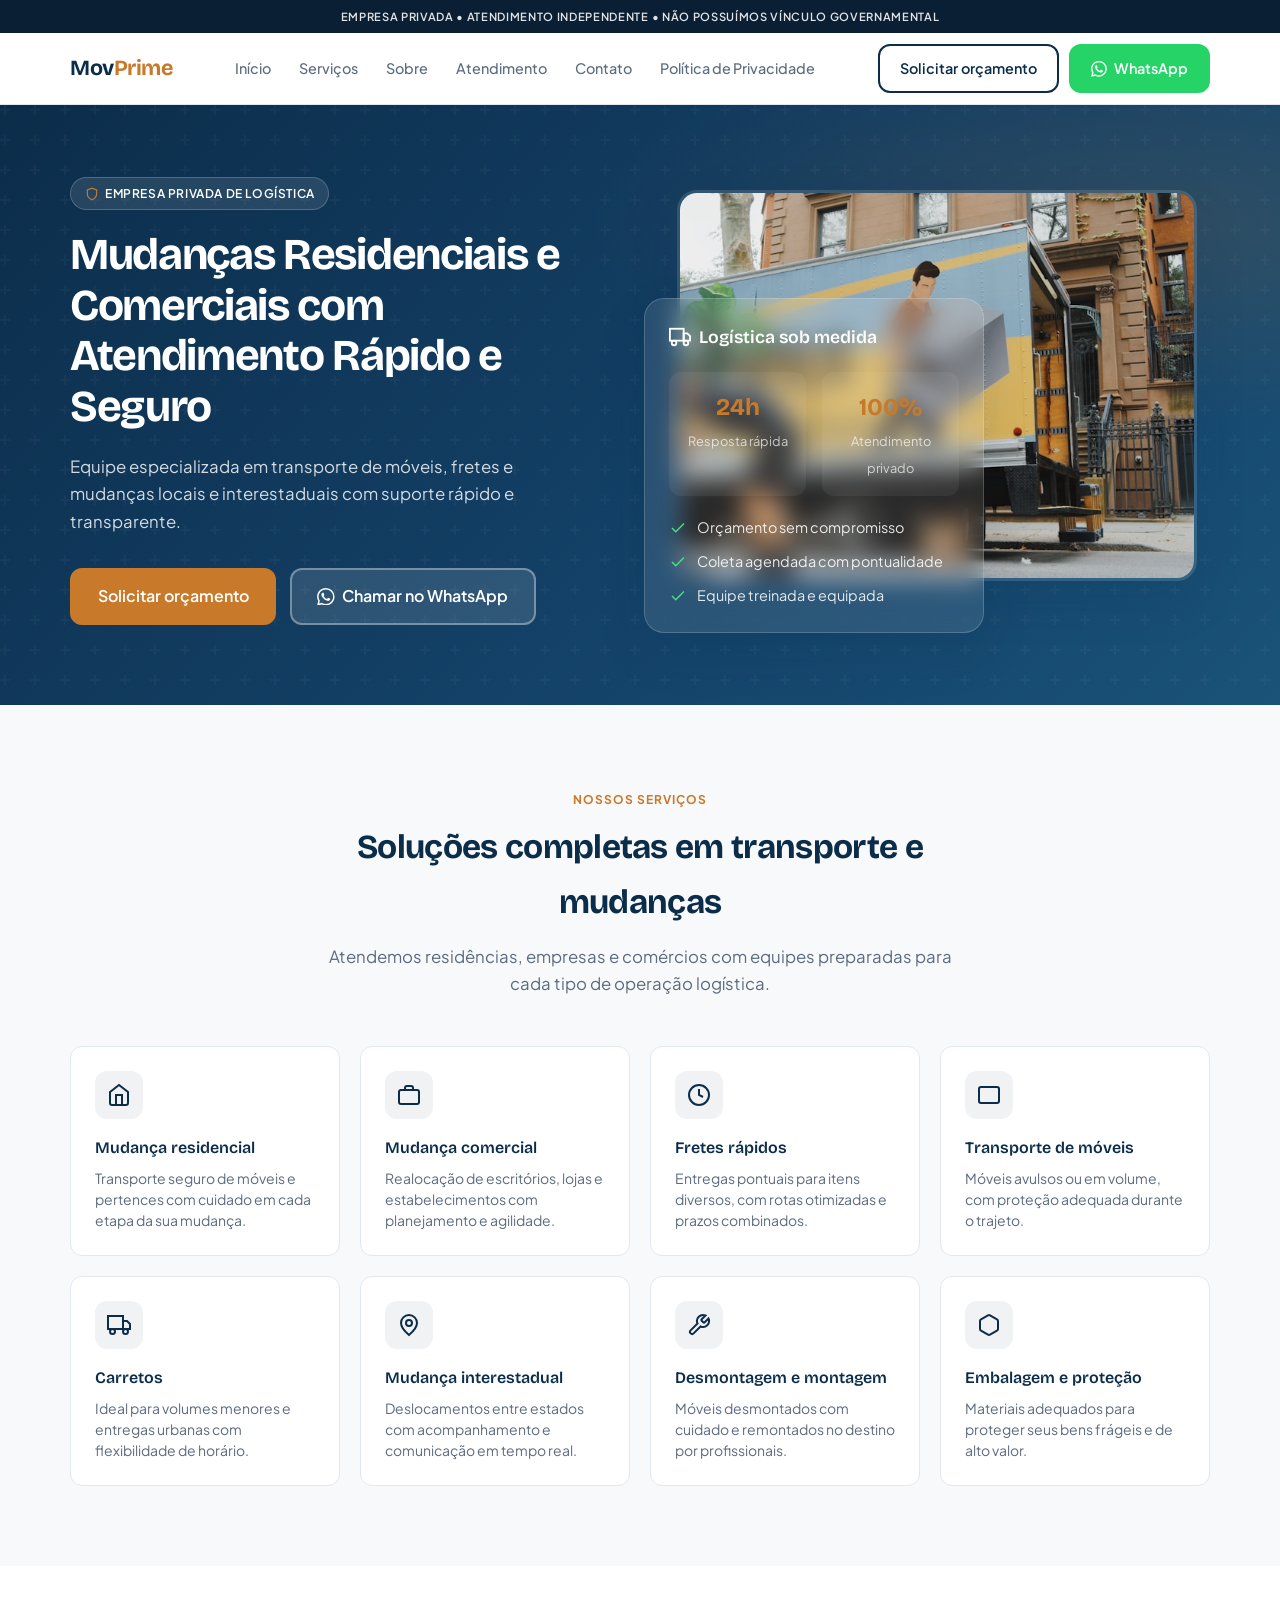
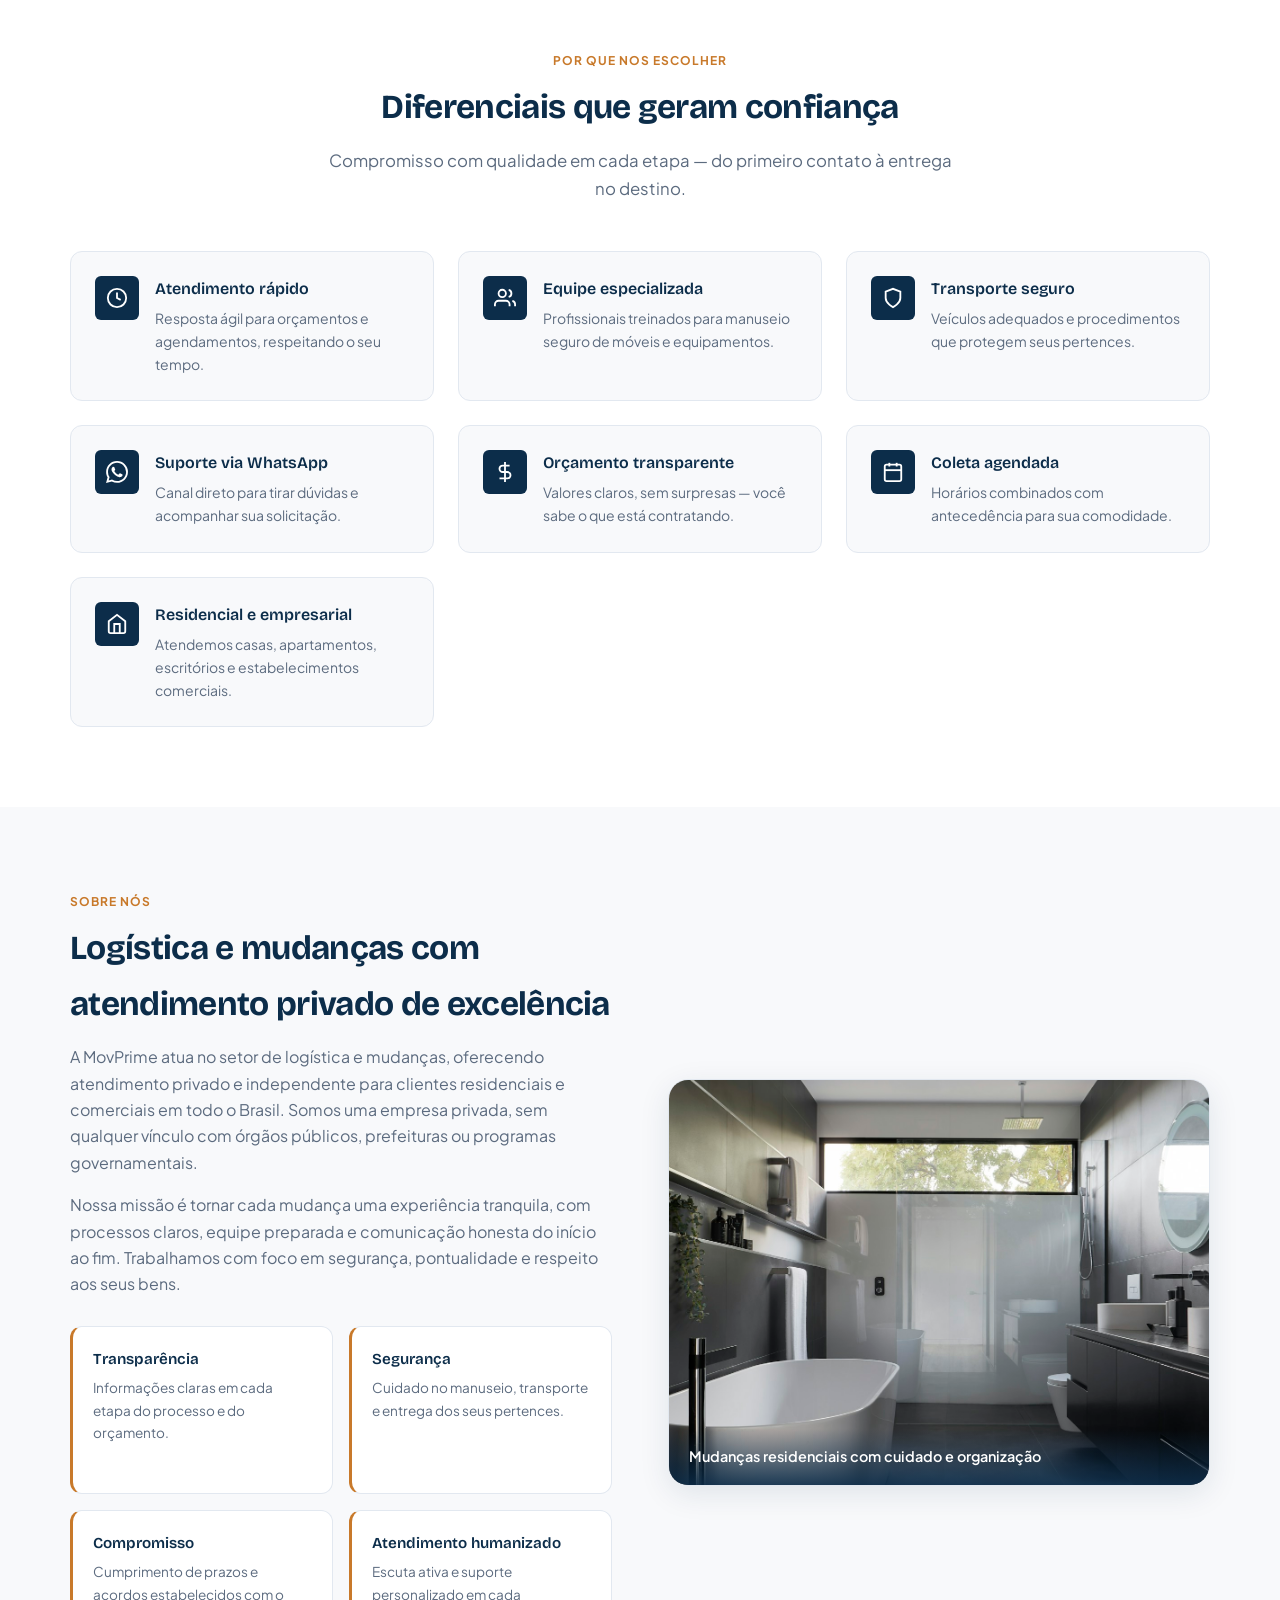
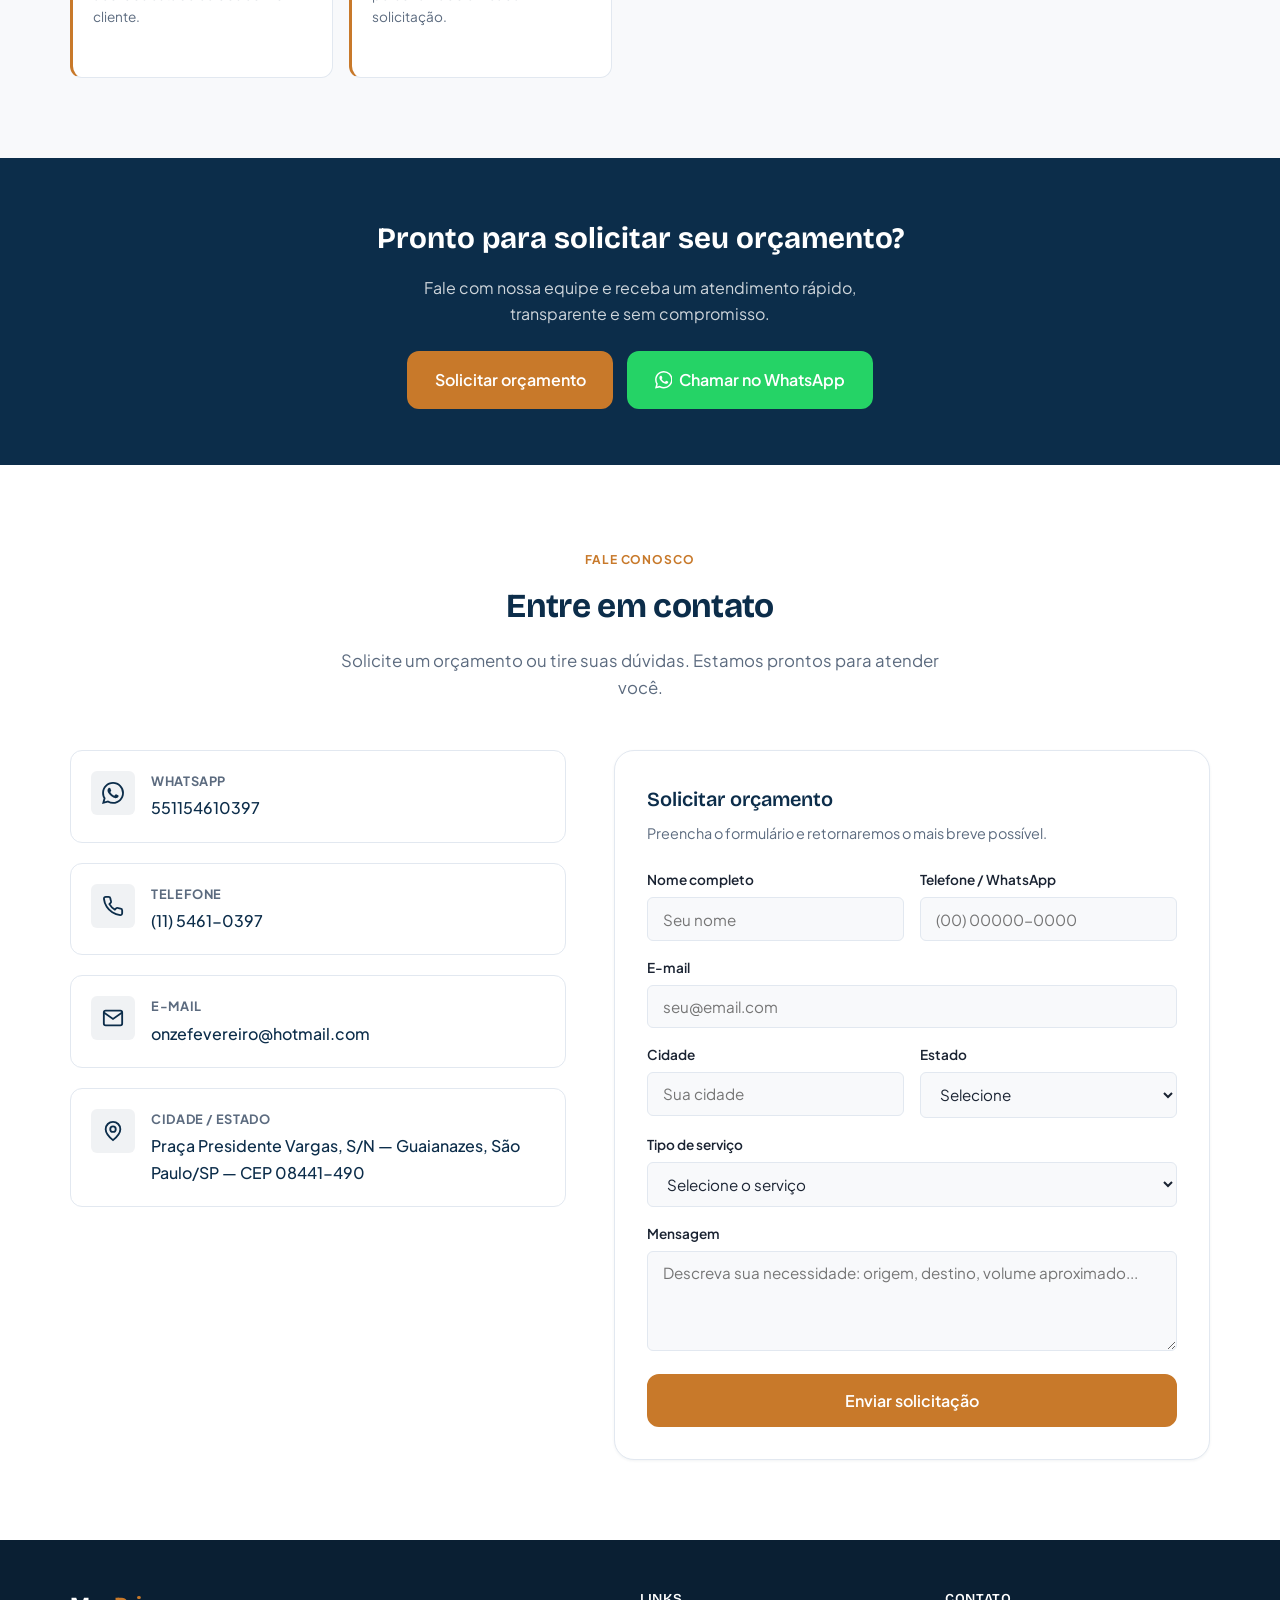
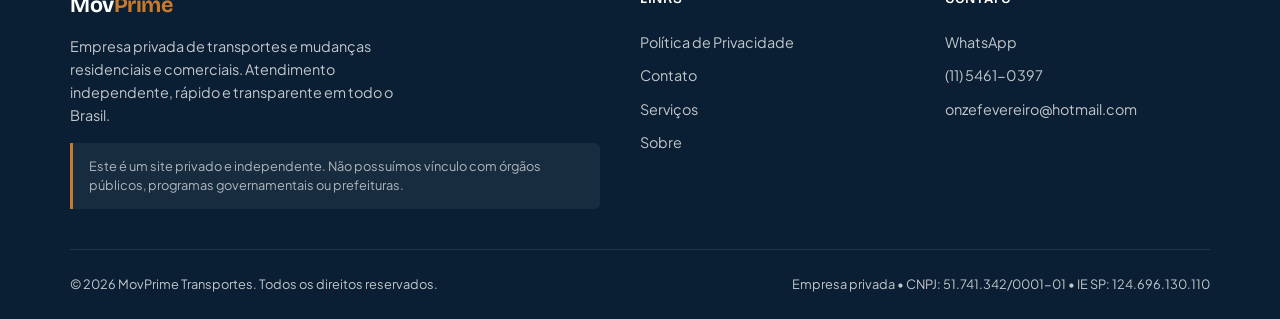
<file: index.html>
<!DOCTYPE html>
<html lang="pt-BR">
<head>
  <meta charset="UTF-8">
  <meta name="viewport" content="width=device-width, initial-scale=1.0">
  <meta name="description" content="Mudanças residenciais e comerciais com atendimento rápido e seguro. Fretes, carretos e transporte de móveis locais e interestaduais. Empresa privada de logística no Brasil.">
  <meta name="robots" content="index, follow">
  <meta name="theme-color" content="#0c2d4a">
  <title>MovPrime | Mudanças Residenciais e Comerciais</title>
  <link rel="preconnect" href="https://fonts.googleapis.com">
  <link rel="preconnect" href="https://fonts.gstatic.com" crossorigin>
  <link href="https://fonts.googleapis.com/css2?family=Bricolage+Grotesque:wght@600;700&family=Plus+Jakarta+Sans:wght@400;500;600;700&display=swap" rel="stylesheet">
  <link rel="stylesheet" href="assets/css/style.css">
  <!-- Google tag (gtag.js) -->
<script async src="https://www.googletagmanager.com/gtag/js?id=AW-18152024297"></script>
<script>
  window.dataLayer = window.dataLayer || [];
  function gtag(){dataLayer.push(arguments);}
  gtag('js', new Date());

  gtag('config', 'AW-18152024297');
</script>
</head>
<body>

  <!-- Aviso no topo -->
  <div class="topbar" role="note" aria-label="Aviso institucional">
    Empresa privada • Atendimento independente • Não possuímos vínculo governamental
  </div>

  <!-- Header -->
  <header class="header" role="banner">
    <div class="container header__inner">
      <a href="#inicio" class="logo" aria-label="MovPrime — Página inicial">Mov<span>Prime</span></a>

      <nav class="nav" id="main-nav" aria-label="Menu principal">
        <a href="#inicio" class="nav__link">Início</a>
        <a href="#servicos" class="nav__link">Serviços</a>
        <a href="#sobre" class="nav__link">Sobre</a>
        <a href="#atendimento" class="nav__link">Atendimento</a>
        <a href="#contato" class="nav__link">Contato</a>
        <a href="politica-privacidade.html" class="nav__link">Política de Privacidade</a>
      </nav>

      <div class="header__actions">
        <a href="#contato" class="btn btn--outline">Solicitar orçamento</a>
        <a href="#contato" class="btn btn--whatsapp" id="btn-whatsapp-header" aria-label="Chamar no WhatsApp">
          <svg xmlns="http://www.w3.org/2000/svg" viewBox="0 0 24 24" fill="currentColor" aria-hidden="true"><path d="M17.472 14.382c-.297-.149-1.758-.867-2.03-.967-.273-.099-.471-.148-.67.15-.197.297-.767.966-.94 1.164-.173.199-.347.223-.644.075-.297-.15-1.255-.463-2.39-1.475-.883-.788-1.48-1.761-1.653-2.059-.173-.297-.018-.458.13-.606.134-.133.298-.347.446-.52.149-.174.198-.298.298-.497.099-.198.05-.371-.025-.52-.075-.149-.669-1.612-.916-2.207-.242-.579-.487-.5-.669-.51-.173-.008-.371-.01-.57-.01-.198 0-.52.074-.792.372-.272.297-1.04 1.016-1.04 2.479 0 1.462 1.065 2.875 1.213 3.074.149.198 2.096 3.2 5.077 4.487.709.306 1.262.489 1.694.625.712.227 1.36.195 1.871.118.571-.085 1.758-.719 2.006-1.413.248-.694.248-1.289.173-1.413-.074-.124-.272-.198-.57-.347m-5.421 7.403h-.004a9.87 9.87 0 01-5.031-1.378l-.361-.214-3.741.982.998-3.648-.235-.374a9.86 9.86 0 01-1.51-5.26c.001-5.45 4.436-9.884 9.888-9.884 2.64 0 5.122 1.03 6.988 2.898a9.825 9.825 0 012.893 6.994c-.003 5.45-4.435 9.884-9.885 9.884m8.413-18.297A11.815 11.815 0 0012.05 0C5.495 0 .16 5.335.157 11.892c0 2.096.547 4.142 1.588 5.945L.057 24l6.305-1.654a11.882 11.882 0 005.683 1.448h.005c6.554 0 11.89-5.335 11.893-11.893a11.821 11.821 0 00-3.48-8.413z"/></svg>
          WhatsApp
        </a>
        <button class="menu-toggle" type="button" aria-expanded="false" aria-controls="main-nav" aria-label="Abrir menu">
          <span></span><span></span><span></span>
        </button>
      </div>
    </div>
  </header>

  <main>
    <!-- Hero -->
    <section class="hero" id="inicio" aria-labelledby="hero-title">
      <div class="container hero__grid">
        <div class="hero__content">
          <div class="hero__badge">
            <svg xmlns="http://www.w3.org/2000/svg" viewBox="0 0 24 24" fill="none" stroke="currentColor" stroke-width="2" aria-hidden="true"><path d="M12 22s8-4 8-10V5l-8-3-8 3v7c0 6 8 10 8 10z"/></svg>
            Empresa privada de logística
          </div>
          <h1 id="hero-title">Mudanças Residenciais e Comerciais com Atendimento Rápido e Seguro</h1>
          <p class="hero__subtitle">Equipe especializada em transporte de móveis, fretes e mudanças locais e interestaduais com suporte rápido e transparente.</p>
          <div class="hero__cta">
            <a href="#contato" class="btn btn--primary btn--lg">Solicitar orçamento</a>
            <a href="#contato" class="btn btn--ghost btn--lg" id="btn-whatsapp-hero">
              <svg xmlns="http://www.w3.org/2000/svg" viewBox="0 0 24 24" fill="currentColor" width="20" height="20" aria-hidden="true"><path d="M17.472 14.382c-.297-.149-1.758-.867-2.03-.967-.273-.099-.471-.148-.67.15-.197.297-.767.966-.94 1.164-.173.199-.347.223-.644.075-.297-.15-1.255-.463-2.39-1.475-.883-.788-1.48-1.761-1.653-2.059-.173-.297-.018-.458.13-.606.134-.133.298-.347.446-.52.149-.174.198-.298.298-.497.099-.198.05-.371-.025-.52-.075-.149-.669-1.612-.916-2.207-.242-.579-.487-.5-.669-.51-.173-.008-.371-.01-.57-.01-.198 0-.52.074-.792.372-.272.297-1.04 1.016-1.04 2.479 0 1.462 1.065 2.875 1.213 3.074.149.198 2.096 3.2 5.077 4.487.709.306 1.262.489 1.694.625.712.227 1.36.195 1.871.118.571-.085 1.758-.719 2.006-1.413.248-.694.248-1.289.173-1.413-.074-.124-.272-.198-.57-.347m-5.421 7.403h-.004a9.87 9.87 0 01-5.031-1.378l-.361-.214-3.741.982.998-3.648-.235-.374a9.86 9.86 0 01-1.51-5.26c.001-5.45 4.436-9.884 9.888-9.884 2.64 0 5.122 1.03 6.988 2.898a9.825 9.825 0 012.893 6.994c-.003 5.45-4.435 9.884-9.885 9.884m8.413-18.297A11.815 11.815 0 0012.05 0C5.495 0 .16 5.335.157 11.892c0 2.096.547 4.142 1.588 5.945L.057 24l6.305-1.654a11.882 11.882 0 005.683 1.448h.005c6.554 0 11.89-5.335 11.893-11.893a11.821 11.821 0 00-3.48-8.413z"/></svg>
              Chamar no WhatsApp
            </a>
          </div>
        </div>

        <div class="hero__visual">
          <figure class="hero__photo">
            <img
              src="assets/images/mudanca-caminhao.jpg"
              alt="Caminhão de mudança carregado com móveis e caixas para transporte seguro"
              width="600"
              height="450"
              loading="eager"
              fetchpriority="high"
            >
          </figure>
          <div class="hero__card">
            <p class="hero__card-title">
              <svg xmlns="http://www.w3.org/2000/svg" width="22" height="22" viewBox="0 0 24 24" fill="none" stroke="currentColor" stroke-width="2"><rect x="1" y="3" width="15" height="13"/><polygon points="16 8 20 8 23 11 23 16 16 16 16 8"/><circle cx="5.5" cy="18.5" r="2.5"/><circle cx="18.5" cy="18.5" r="2.5"/></svg>
              Logística sob medida
            </p>
            <div class="hero__stats">
              <div class="hero__stat"><strong>24h</strong><span>Resposta rápida</span></div>
              <div class="hero__stat"><strong>100%</strong><span>Atendimento privado</span></div>
            </div>
            <ul class="hero__features">
              <li class="hero__feature">
                <svg xmlns="http://www.w3.org/2000/svg" viewBox="0 0 24 24" fill="none" stroke="currentColor" stroke-width="2"><polyline points="20 6 9 17 4 12"/></svg>
                Orçamento sem compromisso
              </li>
              <li class="hero__feature">
                <svg xmlns="http://www.w3.org/2000/svg" viewBox="0 0 24 24" fill="none" stroke="currentColor" stroke-width="2"><polyline points="20 6 9 17 4 12"/></svg>
                Coleta agendada com pontualidade
              </li>
              <li class="hero__feature">
                <svg xmlns="http://www.w3.org/2000/svg" viewBox="0 0 24 24" fill="none" stroke="currentColor" stroke-width="2"><polyline points="20 6 9 17 4 12"/></svg>
                Equipe treinada e equipada
              </li>
            </ul>
          </div>
        </div>
      </div>
    </section>

    <!-- Serviços -->
    <section class="section" id="servicos" aria-labelledby="servicos-title">
      <div class="container">
        <header class="section__header">
          <span class="section__label">Nossos serviços</span>
          <h2 class="section__title" id="servicos-title">Soluções completas em transporte e mudanças</h2>
          <p class="section__desc">Atendemos residências, empresas e comércios com equipes preparadas para cada tipo de operação logística.</p>
        </header>

        <div class="services-grid">
          <article class="service-card">
            <div class="service-card__icon" aria-hidden="true">
              <svg xmlns="http://www.w3.org/2000/svg" viewBox="0 0 24 24" fill="none" stroke="currentColor" stroke-width="2"><path d="M3 9l9-7 9 7v11a2 2 0 01-2 2H5a2 2 0 01-2-2z"/><polyline points="9 22 9 12 15 12 15 22"/></svg>
            </div>
            <h3>Mudança residencial</h3>
            <p>Transporte seguro de móveis e pertences com cuidado em cada etapa da sua mudança.</p>
          </article>

          <article class="service-card">
            <div class="service-card__icon" aria-hidden="true">
              <svg xmlns="http://www.w3.org/2000/svg" viewBox="0 0 24 24" fill="none" stroke="currentColor" stroke-width="2"><rect x="2" y="7" width="20" height="14" rx="2"/><path d="M16 7V5a2 2 0 00-2-2h-4a2 2 0 00-2 2v2"/></svg>
            </div>
            <h3>Mudança comercial</h3>
            <p>Realocação de escritórios, lojas e estabelecimentos com planejamento e agilidade.</p>
          </article>

          <article class="service-card">
            <div class="service-card__icon" aria-hidden="true">
              <svg xmlns="http://www.w3.org/2000/svg" viewBox="0 0 24 24" fill="none" stroke="currentColor" stroke-width="2"><circle cx="12" cy="12" r="10"/><polyline points="12 6 12 12 16 14"/></svg>
            </div>
            <h3>Fretes rápidos</h3>
            <p>Entregas pontuais para itens diversos, com rotas otimizadas e prazos combinados.</p>
          </article>

          <article class="service-card">
            <div class="service-card__icon" aria-hidden="true">
              <svg xmlns="http://www.w3.org/2000/svg" viewBox="0 0 24 24" fill="none" stroke="currentColor" stroke-width="2"><rect x="2" y="4" width="20" height="16" rx="2"/><path d="M6 8h.01M10 8h.01M14 8h.01"/></svg>
            </div>
            <h3>Transporte de móveis</h3>
            <p>Móveis avulsos ou em volume, com proteção adequada durante o trajeto.</p>
          </article>

          <article class="service-card">
            <div class="service-card__icon" aria-hidden="true">
              <svg xmlns="http://www.w3.org/2000/svg" viewBox="0 0 24 24" fill="none" stroke="currentColor" stroke-width="2"><rect x="1" y="3" width="15" height="13"/><polygon points="16 8 20 8 23 11 23 16 16 16 16 8"/><circle cx="5.5" cy="18.5" r="2.5"/><circle cx="18.5" cy="18.5" r="2.5"/></svg>
            </div>
            <h3>Carretos</h3>
            <p>Ideal para volumes menores e entregas urbanas com flexibilidade de horário.</p>
          </article>

          <article class="service-card">
            <div class="service-card__icon" aria-hidden="true">
              <svg xmlns="http://www.w3.org/2000/svg" viewBox="0 0 24 24" fill="none" stroke="currentColor" stroke-width="2"><circle cx="12" cy="10" r="3"/><path d="M12 2a8 8 0 00-8 8c0 5.25 8 12 8 12s8-6.75 8-12a8 8 0 00-8-8z"/></svg>
            </div>
            <h3>Mudança interestadual</h3>
            <p>Deslocamentos entre estados com acompanhamento e comunicação em tempo real.</p>
          </article>

          <article class="service-card">
            <div class="service-card__icon" aria-hidden="true">
              <svg xmlns="http://www.w3.org/2000/svg" viewBox="0 0 24 24" fill="none" stroke="currentColor" stroke-width="2"><path d="M14.7 6.3a1 1 0 000 1.4l1.6 1.6a1 1 0 001.4 0l3.77-3.77a6 6 0 01-7.94 7.94l-6.91 6.91a2.12 2.12 0 01-3-3l6.91-6.91a6 6 0 017.94-7.94l-3.76 3.76z"/></svg>
            </div>
            <h3>Desmontagem e montagem</h3>
            <p>Móveis desmontados com cuidado e remontados no destino por profissionais.</p>
          </article>

          <article class="service-card">
            <div class="service-card__icon" aria-hidden="true">
              <svg xmlns="http://www.w3.org/2000/svg" viewBox="0 0 24 24" fill="none" stroke="currentColor" stroke-width="2"><path d="M21 16V8a2 2 0 00-1-1.73l-7-4a2 2 0 00-2 0l-7 4A2 2 0 003 8v8a2 2 0 001 1.73l7 4a2 2 0 002 0l7-4A2 2 0 0021 16z"/></svg>
            </div>
            <h3>Embalagem e proteção</h3>
            <p>Materiais adequados para proteger seus bens frágeis e de alto valor.</p>
          </article>
        </div>
      </div>
    </section>

    <!-- Diferenciais -->
    <section class="section section--alt" id="atendimento" aria-labelledby="diff-title">
      <div class="container">
        <header class="section__header">
          <span class="section__label">Por que nos escolher</span>
          <h2 class="section__title" id="diff-title">Diferenciais que geram confiança</h2>
          <p class="section__desc">Compromisso com qualidade em cada etapa — do primeiro contato à entrega no destino.</p>
        </header>

        <div class="diff-grid">
          <div class="diff-item">
            <div class="diff-item__icon" aria-hidden="true">
              <svg xmlns="http://www.w3.org/2000/svg" viewBox="0 0 24 24" fill="none" stroke="currentColor" stroke-width="2"><circle cx="12" cy="12" r="10"/><polyline points="12 6 12 12 16 14"/></svg>
            </div>
            <div>
              <h3>Atendimento rápido</h3>
              <p>Resposta ágil para orçamentos e agendamentos, respeitando o seu tempo.</p>
            </div>
          </div>

          <div class="diff-item">
            <div class="diff-item__icon" aria-hidden="true">
              <svg xmlns="http://www.w3.org/2000/svg" viewBox="0 0 24 24" fill="none" stroke="currentColor" stroke-width="2"><path d="M17 21v-2a4 4 0 00-4-4H5a4 4 0 00-4 4v2"/><circle cx="9" cy="7" r="4"/><path d="M23 21v-2a4 4 0 00-3-3.87"/><path d="M16 3.13a4 4 0 010 7.75"/></svg>
            </div>
            <div>
              <h3>Equipe especializada</h3>
              <p>Profissionais treinados para manuseio seguro de móveis e equipamentos.</p>
            </div>
          </div>

          <div class="diff-item">
            <div class="diff-item__icon" aria-hidden="true">
              <svg xmlns="http://www.w3.org/2000/svg" viewBox="0 0 24 24" fill="none" stroke="currentColor" stroke-width="2"><path d="M12 22s8-4 8-10V5l-8-3-8 3v7c0 6 8 10 8 10z"/></svg>
            </div>
            <div>
              <h3>Transporte seguro</h3>
              <p>Veículos adequados e procedimentos que protegem seus pertences.</p>
            </div>
          </div>

          <div class="diff-item">
            <div class="diff-item__icon" aria-hidden="true">
              <svg xmlns="http://www.w3.org/2000/svg" viewBox="0 0 24 24" fill="currentColor"><path d="M17.472 14.382c-.297-.149-1.758-.867-2.03-.967-.273-.099-.471-.148-.67.15-.197.297-.767.966-.94 1.164-.173.199-.347.223-.644.075-.297-.15-1.255-.463-2.39-1.475-.883-.788-1.48-1.761-1.653-2.059-.173-.297-.018-.458.13-.606.134-.133.298-.347.446-.52.149-.174.198-.298.298-.497.099-.198.05-.371-.025-.52-.075-.149-.669-1.612-.916-2.207-.242-.579-.487-.5-.669-.51-.173-.008-.371-.01-.57-.01-.198 0-.52.074-.792.372-.272.297-1.04 1.016-1.04 2.479 0 1.462 1.065 2.875 1.213 3.074.149.198 2.096 3.2 5.077 4.487.709.306 1.262.489 1.694.625.712.227 1.36.195 1.871.118.571-.085 1.758-.719 2.006-1.413.248-.694.248-1.289.173-1.413-.074-.124-.272-.198-.57-.347m-5.421 7.403h-.004a9.87 9.87 0 01-5.031-1.378l-.361-.214-3.741.982.998-3.648-.235-.374a9.86 9.86 0 01-1.51-5.26c.001-5.45 4.436-9.884 9.888-9.884 2.64 0 5.122 1.03 6.988 2.898a9.825 9.825 0 012.893 6.994c-.003 5.45-4.435 9.884-9.885 9.884m8.413-18.297A11.815 11.815 0 0012.05 0C5.495 0 .16 5.335.157 11.892c0 2.096.547 4.142 1.588 5.945L.057 24l6.305-1.654a11.882 11.882 0 005.683 1.448h.005c6.554 0 11.89-5.335 11.893-11.893a11.821 11.821 0 00-3.48-8.413z"/></svg>
            </div>
            <div>
              <h3>Suporte via WhatsApp</h3>
              <p>Canal direto para tirar dúvidas e acompanhar sua solicitação.</p>
            </div>
          </div>

          <div class="diff-item">
            <div class="diff-item__icon" aria-hidden="true">
              <svg xmlns="http://www.w3.org/2000/svg" viewBox="0 0 24 24" fill="none" stroke="currentColor" stroke-width="2"><line x1="12" y1="1" x2="12" y2="23"/><path d="M17 5H9.5a3.5 3.5 0 000 7h5a3.5 3.5 0 010 7H6"/></svg>
            </div>
            <div>
              <h3>Orçamento transparente</h3>
              <p>Valores claros, sem surpresas — você sabe o que está contratando.</p>
            </div>
          </div>

          <div class="diff-item">
            <div class="diff-item__icon" aria-hidden="true">
              <svg xmlns="http://www.w3.org/2000/svg" viewBox="0 0 24 24" fill="none" stroke="currentColor" stroke-width="2"><rect x="3" y="4" width="18" height="18" rx="2"/><line x1="16" y1="2" x2="16" y2="6"/><line x1="8" y1="2" x2="8" y2="6"/><line x1="3" y1="10" x2="21" y2="10"/></svg>
            </div>
            <div>
              <h3>Coleta agendada</h3>
              <p>Horários combinados com antecedência para sua comodidade.</p>
            </div>
          </div>

          <div class="diff-item">
            <div class="diff-item__icon" aria-hidden="true">
              <svg xmlns="http://www.w3.org/2000/svg" viewBox="0 0 24 24" fill="none" stroke="currentColor" stroke-width="2"><path d="M3 9l9-7 9 7v11a2 2 0 01-2 2H5a2 2 0 01-2-2z"/><path d="M9 22V12h6v10"/></svg>
            </div>
            <div>
              <h3>Residencial e empresarial</h3>
              <p>Atendemos casas, apartamentos, escritórios e estabelecimentos comerciais.</p>
            </div>
          </div>
        </div>
      </div>
    </section>

    <!-- Sobre -->
    <section class="section" id="sobre" aria-labelledby="sobre-title">
      <div class="container about-grid">
        <div class="about__content">
          <span class="section__label">Sobre nós</span>
          <h2 class="section__title" id="sobre-title">Logística e mudanças com atendimento privado de excelência</h2>
          <p>A MovPrime atua no setor de logística e mudanças, oferecendo atendimento privado e independente para clientes residenciais e comerciais em todo o Brasil. Somos uma empresa privada, sem qualquer vínculo com órgãos públicos, prefeituras ou programas governamentais.</p>
          <p>Nossa missão é tornar cada mudança uma experiência tranquila, com processos claros, equipe preparada e comunicação honesta do início ao fim. Trabalhamos com foco em segurança, pontualidade e respeito aos seus bens.</p>

          <div class="values-grid">
            <div class="value-card">
              <h3>Transparência</h3>
              <p>Informações claras em cada etapa do processo e do orçamento.</p>
            </div>
            <div class="value-card">
              <h3>Segurança</h3>
              <p>Cuidado no manuseio, transporte e entrega dos seus pertences.</p>
            </div>
            <div class="value-card">
              <h3>Compromisso</h3>
              <p>Cumprimento de prazos e acordos estabelecidos com o cliente.</p>
            </div>
            <div class="value-card">
              <h3>Atendimento humanizado</h3>
              <p>Escuta ativa e suporte personalizado em cada solicitação.</p>
            </div>
          </div>
        </div>

        <figure class="about__image">
          <img
            src="assets/images/mudanca-residencial.jpg"
            alt="Ambiente residencial com caixas organizadas para mudança e transporte de móveis"
            width="560"
            height="420"
            loading="lazy"
          >
          <figcaption class="about__caption">Mudanças residenciais com cuidado e organização</figcaption>
        </figure>
      </div>
    </section>

    <!-- CTA -->
    <section class="cta-band" aria-label="Chamada para ação">
      <div class="container">
        <h2>Pronto para solicitar seu orçamento?</h2>
        <p>Fale com nossa equipe e receba um atendimento rápido, transparente e sem compromisso.</p>
        <div class="cta-band__actions">
          <a href="#contato" class="btn btn--primary btn--lg">Solicitar orçamento</a>
          <a href="#contato" class="btn btn--whatsapp btn--lg" id="btn-whatsapp-cta">
            <svg xmlns="http://www.w3.org/2000/svg" viewBox="0 0 24 24" fill="currentColor" aria-hidden="true"><path d="M17.472 14.382c-.297-.149-1.758-.867-2.03-.967-.273-.099-.471-.148-.67.15-.197.297-.767.966-.94 1.164-.173.199-.347.223-.644.075-.297-.15-1.255-.463-2.39-1.475-.883-.788-1.48-1.761-1.653-2.059-.173-.297-.018-.458.13-.606.134-.133.298-.347.446-.52.149-.174.198-.298.298-.497.099-.198.05-.371-.025-.52-.075-.149-.669-1.612-.916-2.207-.242-.579-.487-.5-.669-.51-.173-.008-.371-.01-.57-.01-.198 0-.52.074-.792.372-.272.297-1.04 1.016-1.04 2.479 0 1.462 1.065 2.875 1.213 3.074.149.198 2.096 3.2 5.077 4.487.709.306 1.262.489 1.694.625.712.227 1.36.195 1.871.118.571-.085 1.758-.719 2.006-1.413.248-.694.248-1.289.173-1.413-.074-.124-.272-.198-.57-.347m-5.421 7.403h-.004a9.87 9.87 0 01-5.031-1.378l-.361-.214-3.741.982.998-3.648-.235-.374a9.86 9.86 0 01-1.51-5.26c.001-5.45 4.436-9.884 9.888-9.884 2.64 0 5.122 1.03 6.988 2.898a9.825 9.825 0 012.893 6.994c-.003 5.45-4.435 9.884-9.885 9.884m8.413-18.297A11.815 11.815 0 0012.05 0C5.495 0 .16 5.335.157 11.892c0 2.096.547 4.142 1.588 5.945L.057 24l6.305-1.654a11.882 11.882 0 005.683 1.448h.005c6.554 0 11.89-5.335 11.893-11.893a11.821 11.821 0 00-3.48-8.413z"/></svg>
            Chamar no WhatsApp
          </a>
        </div>
      </div>
    </section>

    <!-- Contato -->
    <section class="section section--alt" id="contato" aria-labelledby="contato-title">
      <div class="container">
        <header class="section__header">
          <span class="section__label">Fale conosco</span>
          <h2 class="section__title" id="contato-title">Entre em contato</h2>
          <p class="section__desc">Solicite um orçamento ou tire suas dúvidas. Estamos prontos para atender você.</p>
        </header>

        <div class="contact-grid">
          <div class="contact-info">
            <div class="contact-item">
              <div class="contact-item__icon" aria-hidden="true">
                <svg xmlns="http://www.w3.org/2000/svg" viewBox="0 0 24 24" fill="currentColor"><path d="M17.472 14.382c-.297-.149-1.758-.867-2.03-.967-.273-.099-.471-.148-.67.15-.197.297-.767.966-.94 1.164-.173.199-.347.223-.644.075-.297-.15-1.255-.463-2.39-1.475-.883-.788-1.48-1.761-1.653-2.059-.173-.297-.018-.458.13-.606.134-.133.298-.347.446-.52.149-.174.198-.298.298-.497.099-.198.05-.371-.025-.52-.075-.149-.669-1.612-.916-2.207-.242-.579-.487-.5-.669-.51-.173-.008-.371-.01-.57-.01-.198 0-.52.074-.792.372-.272.297-1.04 1.016-1.04 2.479 0 1.462 1.065 2.875 1.213 3.074.149.198 2.096 3.2 5.077 4.487.709.306 1.262.489 1.694.625.712.227 1.36.195 1.871.118.571-.085 1.758-.719 2.006-1.413.248-.694.248-1.289.173-1.413-.074-.124-.272-.198-.57-.347m-5.421 7.403h-.004a9.87 9.87 0 01-5.031-1.378l-.361-.214-3.741.982.998-3.648-.235-.374a9.86 9.86 0 01-1.51-5.26c.001-5.45 4.436-9.884 9.888-9.884 2.64 0 5.122 1.03 6.988 2.898a9.825 9.825 0 012.893 6.994c-.003 5.45-4.435 9.884-9.885 9.884m8.413-18.297A11.815 11.815 0 0012.05 0C5.495 0 .16 5.335.157 11.892c0 2.096.547 4.142 1.588 5.945L.057 24l6.305-1.654a11.882 11.882 0 005.683 1.448h.005c6.554 0 11.89-5.335 11.893-11.893a11.821 11.821 0 00-3.48-8.413z"/></svg>
              </div>
              <div>
                <h3>WhatsApp</h3>
                <p class="placeholder" id="contact-whatsapp" data-field="whatsapp">—</p>
              </div>
            </div>

            <div class="contact-item">
              <div class="contact-item__icon" aria-hidden="true">
                <svg xmlns="http://www.w3.org/2000/svg" viewBox="0 0 24 24" fill="none" stroke="currentColor" stroke-width="2"><path d="M22 16.92v3a2 2 0 01-2.18 2 19.79 19.79 0 01-8.63-3.07 19.5 19.5 0 01-6-6 19.79 19.79 0 01-3.07-8.67A2 2 0 014.11 2h3a2 2 0 012 1.72c.127.96.361 1.903.7 2.81a2 2 0 01-.45 2.11L8.09 9.91a16 16 0 006 6l1.27-1.27a2 2 0 012.11-.45c.907.339 1.85.573 2.81.7A2 2 0 0122 16.92z"/></svg>
              </div>
              <div>
                <h3>Telefone</h3>
                <p class="placeholder" id="contact-phone" data-field="phone">—</p>
              </div>
            </div>

            <div class="contact-item">
              <div class="contact-item__icon" aria-hidden="true">
                <svg xmlns="http://www.w3.org/2000/svg" viewBox="0 0 24 24" fill="none" stroke="currentColor" stroke-width="2"><path d="M4 4h16c1.1 0 2 .9 2 2v12c0 1.1-.9 2-2 2H4c-1.1 0-2-.9-2-2V6c0-1.1.9-2 2-2z"/><polyline points="22,6 12,13 2,6"/></svg>
              </div>
              <div>
                <h3>E-mail</h3>
                <p class="placeholder" id="contact-email" data-field="email">—</p>
              </div>
            </div>

            <div class="contact-item">
              <div class="contact-item__icon" aria-hidden="true">
                <svg xmlns="http://www.w3.org/2000/svg" viewBox="0 0 24 24" fill="none" stroke="currentColor" stroke-width="2"><circle cx="12" cy="10" r="3"/><path d="M12 2a8 8 0 00-8 8c0 5.25 8 12 8 12s8-6.75 8-12a8 8 0 00-8-8z"/></svg>
              </div>
              <div>
                <h3>Cidade / Estado</h3>
                <p class="placeholder" id="contact-location" data-field="location">—</p>
              </div>
            </div>
          </div>

          <div class="form-card">
            <h3>Solicitar orçamento</h3>
            <p>Preencha o formulário e retornaremos o mais breve possível.</p>
            <form id="contact-form" action="#" method="post" novalidate>
              <div class="form-row">
                <div class="form-group">
                  <label for="nome">Nome completo</label>
                  <input type="text" id="nome" name="nome" required autocomplete="name" placeholder="Seu nome">
                </div>
                <div class="form-group">
                  <label for="telefone">Telefone / WhatsApp</label>
                  <input type="tel" id="telefone" name="telefone" required autocomplete="tel" placeholder="(00) 00000-0000">
                </div>
              </div>
              <div class="form-group">
                <label for="email-form">E-mail</label>
                <input type="email" id="email-form" name="email" autocomplete="email" placeholder="seu@email.com">
              </div>
              <div class="form-row">
                <div class="form-group">
                  <label for="cidade">Cidade</label>
                  <input type="text" id="cidade" name="cidade" placeholder="Sua cidade">
                </div>
                <div class="form-group">
                  <label for="estado">Estado</label>
                  <select id="estado" name="estado">
                    <option value="">Selecione</option>
                    <option value="AC">AC</option><option value="AL">AL</option><option value="AP">AP</option>
                    <option value="AM">AM</option><option value="BA">BA</option><option value="CE">CE</option>
                    <option value="DF">DF</option><option value="ES">ES</option><option value="GO">GO</option>
                    <option value="MA">MA</option><option value="MT">MT</option><option value="MS">MS</option>
                    <option value="MG">MG</option><option value="PA">PA</option><option value="PB">PB</option>
                    <option value="PR">PR</option><option value="PE">PE</option><option value="PI">PI</option>
                    <option value="RJ">RJ</option><option value="RN">RN</option><option value="RS">RS</option>
                    <option value="RO">RO</option><option value="RR">RR</option><option value="SC">SC</option>
                    <option value="SP">SP</option><option value="SE">SE</option><option value="TO">TO</option>
                  </select>
                </div>
              </div>
              <div class="form-group">
                <label for="servico">Tipo de serviço</label>
                <select id="servico" name="servico" required>
                  <option value="">Selecione o serviço</option>
                  <option value="residencial">Mudança residencial</option>
                  <option value="comercial">Mudança comercial</option>
                  <option value="frete">Fretes rápidos</option>
                  <option value="moveis">Transporte de móveis</option>
                  <option value="carreto">Carretos</option>
                  <option value="interestadual">Mudança interestadual</option>
                  <option value="montagem">Desmontagem e montagem</option>
                  <option value="embalagem">Embalagem e proteção</option>
                </select>
              </div>
              <div class="form-group">
                <label for="mensagem">Mensagem</label>
                <textarea id="mensagem" name="mensagem" placeholder="Descreva sua necessidade: origem, destino, volume aproximado..."></textarea>
              </div>
              <button type="submit" class="btn btn--primary btn--lg" style="width:100%">Enviar solicitação</button>
              <p id="form-message" class="form-message" hidden role="status"></p>
            </form>
          </div>
        </div>
      </div>
    </section>
  </main>

  <!-- Footer -->
  <footer class="footer" role="contentinfo">
    <div class="container">
      <div class="footer__grid">
        <div>
          <a href="#inicio" class="logo">Mov<span>Prime</span></a>
          <p class="footer__desc">Empresa privada de transportes e mudanças residenciais e comerciais. Atendimento independente, rápido e transparente em todo o Brasil.</p>
          <p class="footer__notice">Este é um site privado e independente. Não possuímos vínculo com órgãos públicos, programas governamentais ou prefeituras.</p>
        </div>
        <div>
          <h4>Links</h4>
          <nav class="footer__links" aria-label="Links do rodapé">
            <a href="politica-privacidade.html">Política de Privacidade</a>
            <a href="#contato">Contato</a>
            <a href="#servicos">Serviços</a>
            <a href="#sobre">Sobre</a>
          </nav>
        </div>
        <div>
          <h4>Contato</h4>
          <nav class="footer__links">
            <a href="#contato" id="footer-whatsapp">WhatsApp</a>
            <a href="#contato" id="footer-phone">Telefone</a>
            <a href="#contato" id="footer-email">E-mail</a>
          </nav>
        </div>
      </div>
      <div class="footer__bottom">
        <p>&copy; <span id="year"></span> MovPrime Transportes. Todos os direitos reservados.</p>
        <p>Empresa privada • CNPJ: —</p>
      </div>
    </div>
  </footer>

  <script>
    document.getElementById("year").textContent = new Date().getFullYear();
  </script>
  <script src="assets/js/config.js"></script>
  <script src="assets/js/main.js"></script>
</body>
</html>
</file>
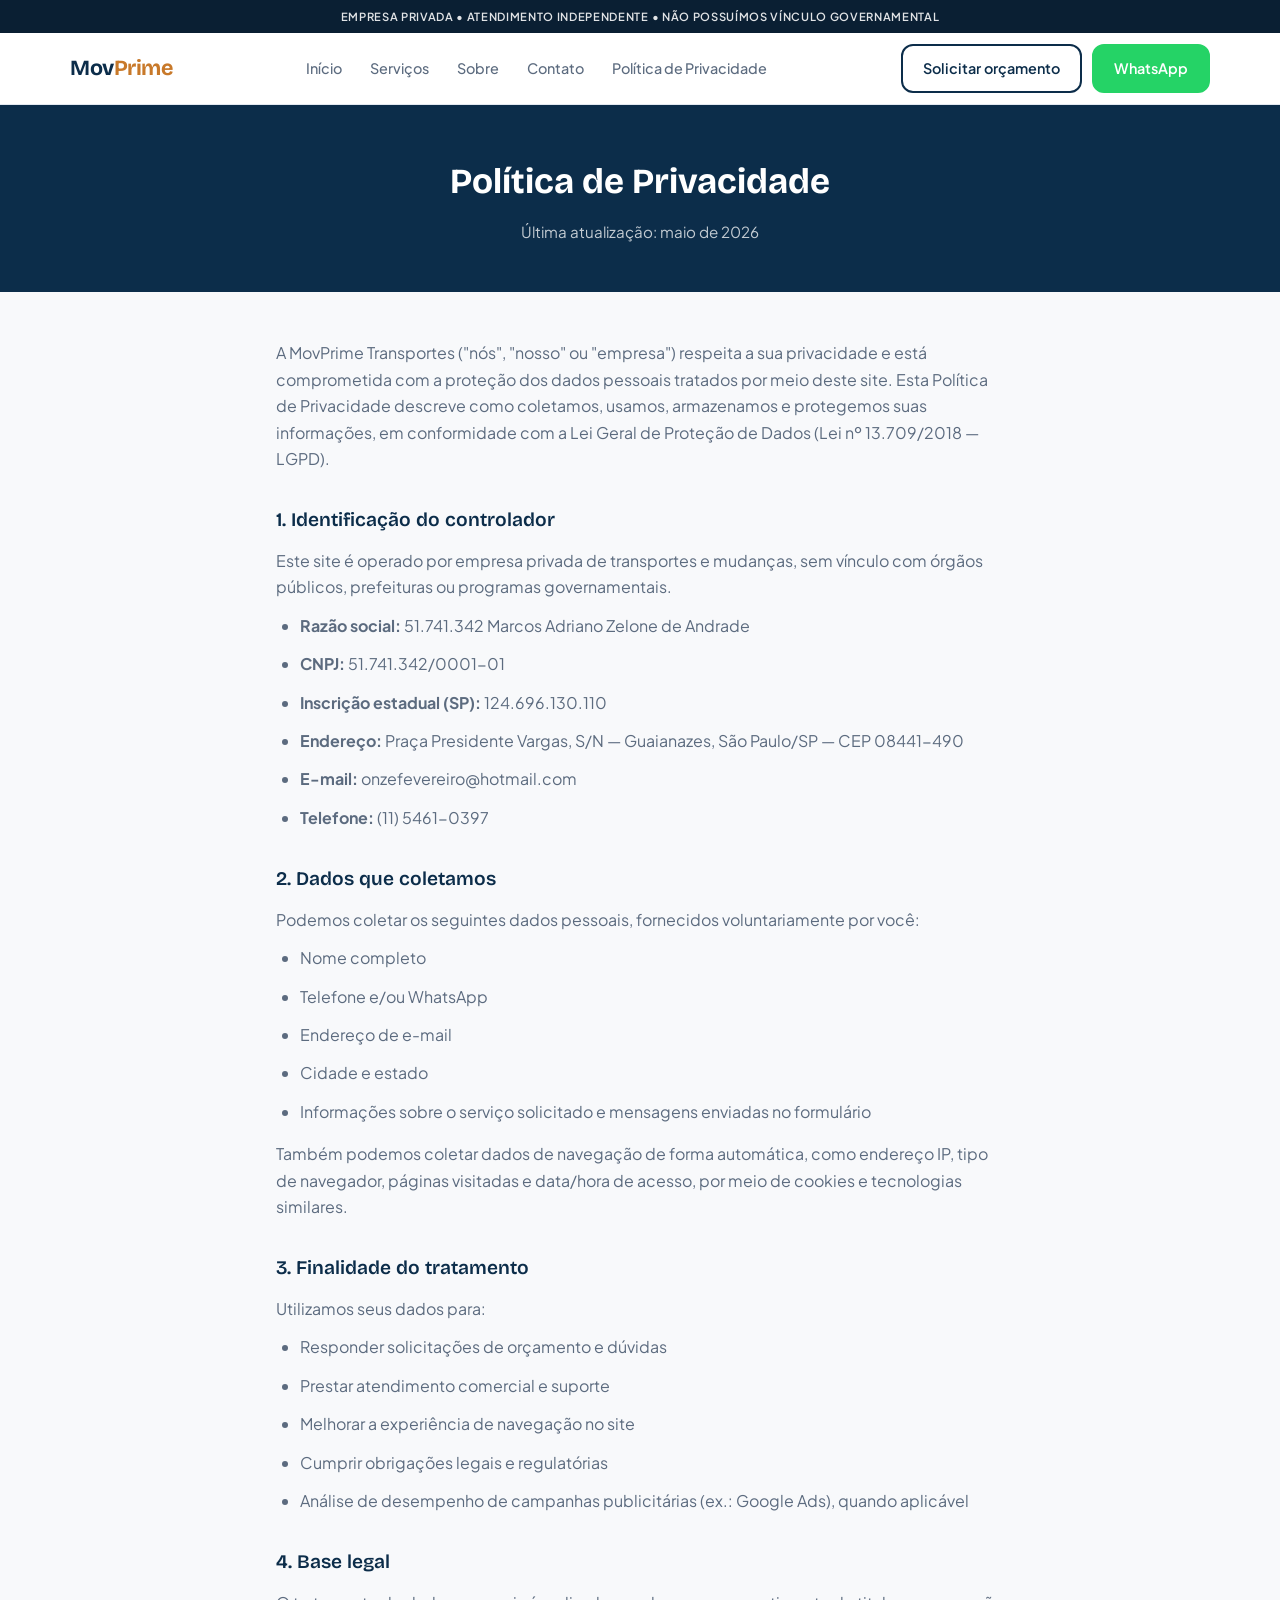
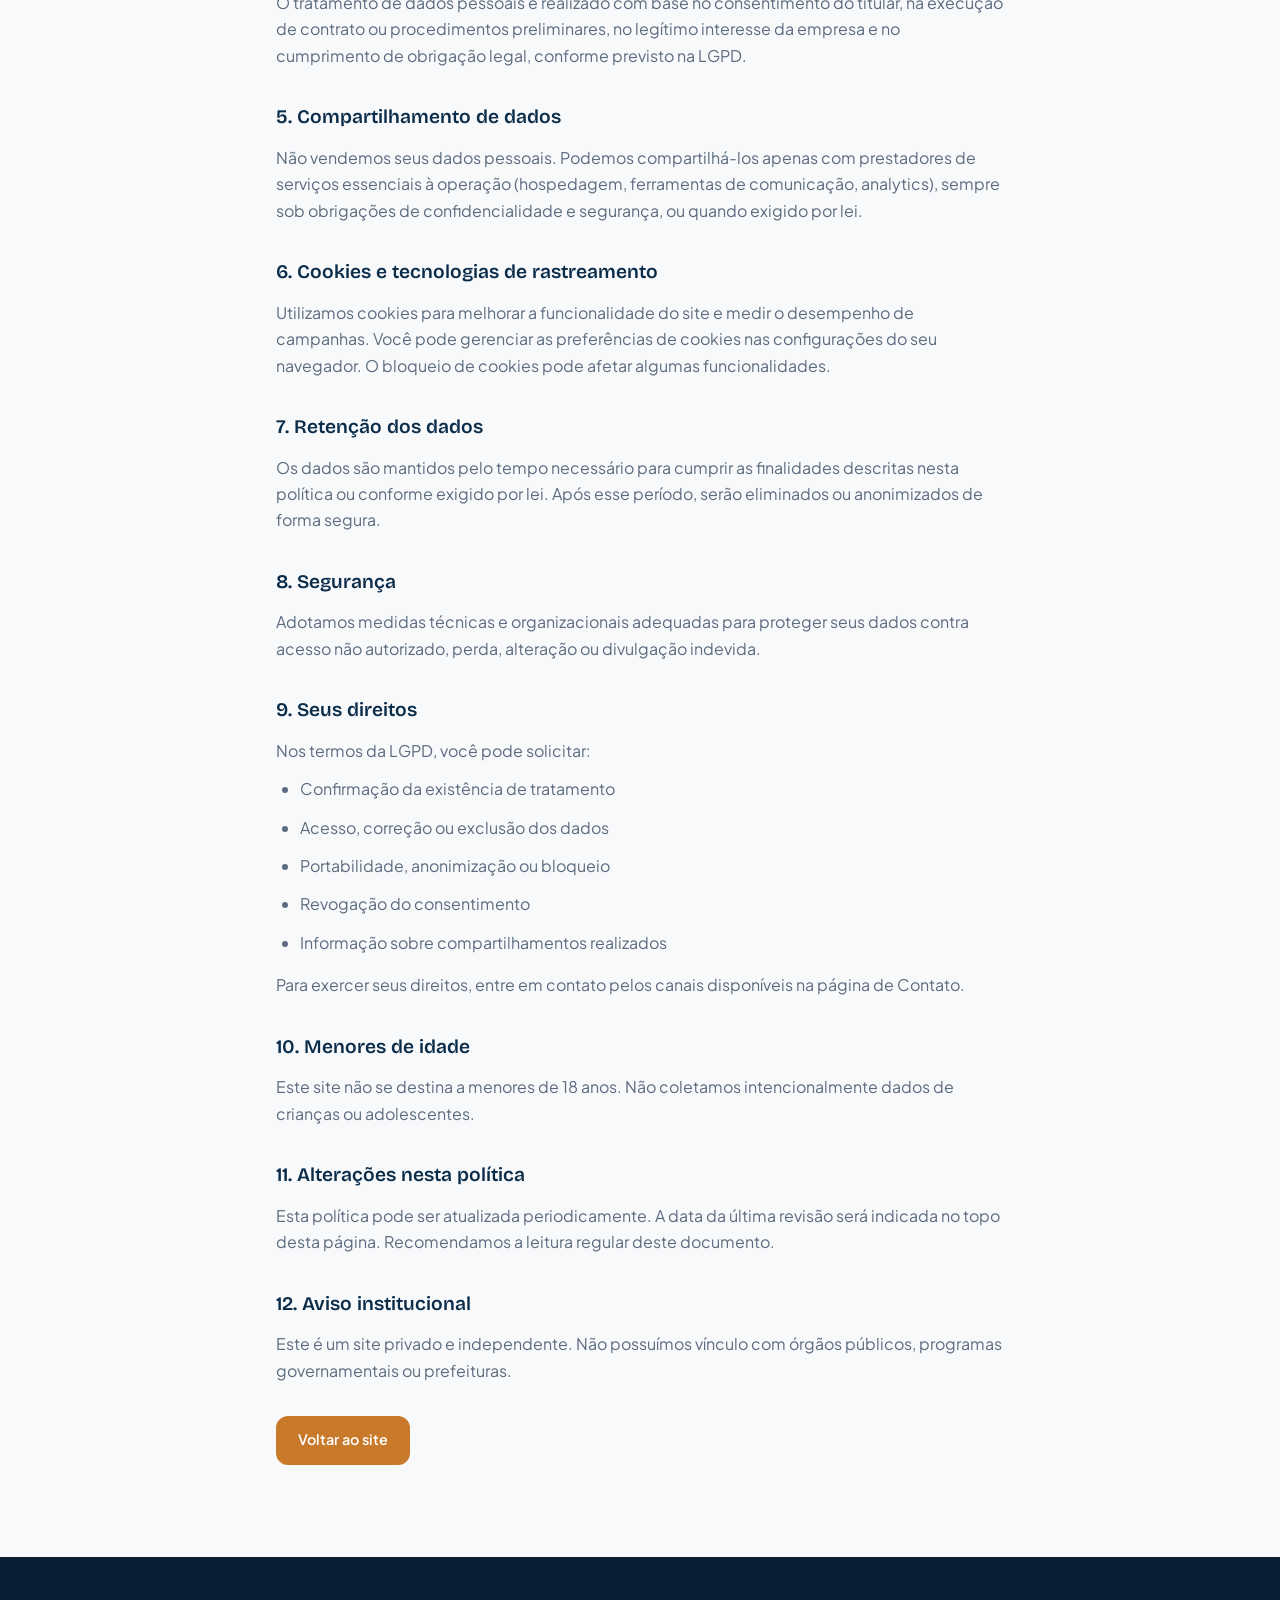
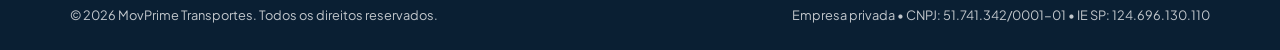
<file: politica-privacidade.html>
<!DOCTYPE html>
<html lang="pt-BR">
<head>
  <meta charset="UTF-8">
  <meta name="viewport" content="width=device-width, initial-scale=1.0">
  <meta name="description" content="Política de Privacidade da MovPrime Transportes. Saiba como tratamos seus dados pessoais.">
  <meta name="robots" content="index, follow">
  <title>Política de Privacidade | MovPrime</title>
  <link rel="preconnect" href="https://fonts.googleapis.com">
  <link rel="preconnect" href="https://fonts.gstatic.com" crossorigin>
  <link href="https://fonts.googleapis.com/css2?family=Bricolage+Grotesque:wght@600;700&family=Plus+Jakarta+Sans:wght@400;500;600;700&display=swap" rel="stylesheet">
  <link rel="stylesheet" href="assets/css/style.css">
</head>
<body>

  <div class="topbar" role="note">
    Empresa privada • Atendimento independente • Não possuímos vínculo governamental
  </div>

  <header class="header" role="banner">
    <div class="container header__inner">
      <a href="index.html" class="logo">Mov<span>Prime</span></a>
      <nav class="nav" id="main-nav" aria-label="Menu principal">
        <a href="index.html#inicio" class="nav__link">Início</a>
        <a href="index.html#servicos" class="nav__link">Serviços</a>
        <a href="index.html#sobre" class="nav__link">Sobre</a>
        <a href="index.html#contato" class="nav__link">Contato</a>
        <a href="politica-privacidade.html" class="nav__link">Política de Privacidade</a>
      </nav>
      <div class="header__actions">
        <a href="index.html#contato" class="btn btn--outline">Solicitar orçamento</a>
        <a href="index.html#contato" class="btn btn--whatsapp">WhatsApp</a>
        <button class="menu-toggle" type="button" aria-expanded="false" aria-controls="main-nav" aria-label="Abrir menu">
          <span></span><span></span><span></span>
        </button>
      </div>
    </div>
  </header>

  <div class="page-hero">
    <div class="container">
      <h1>Política de Privacidade</h1>
      <p>Última atualização: maio de 2026</p>
    </div>
  </div>

  <article class="legal-content container">
    <p>A MovPrime Transportes ("nós", "nosso" ou "empresa") respeita a sua privacidade e está comprometida com a proteção dos dados pessoais tratados por meio deste site. Esta Política de Privacidade descreve como coletamos, usamos, armazenamos e protegemos suas informações, em conformidade com a Lei Geral de Proteção de Dados (Lei nº 13.709/2018 — LGPD).</p>

    <h2>1. Identificação do controlador</h2>
    <p>Este site é operado por empresa privada de transportes e mudanças, sem vínculo com órgãos públicos, prefeituras ou programas governamentais.</p>
    <ul>
      <li><strong>Razão social:</strong> 51.741.342 Marcos Adriano Zelone de Andrade</li>
      <li><strong>CNPJ:</strong> 51.741.342/0001-01</li>
      <li><strong>Inscrição estadual (SP):</strong> 124.696.130.110</li>
      <li><strong>Endereço:</strong> Praça Presidente Vargas, S/N — Guaianazes, São Paulo/SP — CEP 08441-490</li>
      <li><strong>E-mail:</strong> <a href="mailto:onzefevereiro@hotmail.com">onzefevereiro@hotmail.com</a></li>
      <li><strong>Telefone:</strong> <a href="tel:551154610397">(11) 5461-0397</a></li>
    </ul>

    <h2>2. Dados que coletamos</h2>
    <p>Podemos coletar os seguintes dados pessoais, fornecidos voluntariamente por você:</p>
    <ul>
      <li>Nome completo</li>
      <li>Telefone e/ou WhatsApp</li>
      <li>Endereço de e-mail</li>
      <li>Cidade e estado</li>
      <li>Informações sobre o serviço solicitado e mensagens enviadas no formulário</li>
    </ul>
    <p>Também podemos coletar dados de navegação de forma automática, como endereço IP, tipo de navegador, páginas visitadas e data/hora de acesso, por meio de cookies e tecnologias similares.</p>

    <h2>3. Finalidade do tratamento</h2>
    <p>Utilizamos seus dados para:</p>
    <ul>
      <li>Responder solicitações de orçamento e dúvidas</li>
      <li>Prestar atendimento comercial e suporte</li>
      <li>Melhorar a experiência de navegação no site</li>
      <li>Cumprir obrigações legais e regulatórias</li>
      <li>Análise de desempenho de campanhas publicitárias (ex.: Google Ads), quando aplicável</li>
    </ul>

    <h2>4. Base legal</h2>
    <p>O tratamento de dados pessoais é realizado com base no consentimento do titular, na execução de contrato ou procedimentos preliminares, no legítimo interesse da empresa e no cumprimento de obrigação legal, conforme previsto na LGPD.</p>

    <h2>5. Compartilhamento de dados</h2>
    <p>Não vendemos seus dados pessoais. Podemos compartilhá-los apenas com prestadores de serviços essenciais à operação (hospedagem, ferramentas de comunicação, analytics), sempre sob obrigações de confidencialidade e segurança, ou quando exigido por lei.</p>

    <h2>6. Cookies e tecnologias de rastreamento</h2>
    <p>Utilizamos cookies para melhorar a funcionalidade do site e medir o desempenho de campanhas. Você pode gerenciar as preferências de cookies nas configurações do seu navegador. O bloqueio de cookies pode afetar algumas funcionalidades.</p>

    <h2>7. Retenção dos dados</h2>
    <p>Os dados são mantidos pelo tempo necessário para cumprir as finalidades descritas nesta política ou conforme exigido por lei. Após esse período, serão eliminados ou anonimizados de forma segura.</p>

    <h2>8. Segurança</h2>
    <p>Adotamos medidas técnicas e organizacionais adequadas para proteger seus dados contra acesso não autorizado, perda, alteração ou divulgação indevida.</p>

    <h2>9. Seus direitos</h2>
    <p>Nos termos da LGPD, você pode solicitar:</p>
    <ul>
      <li>Confirmação da existência de tratamento</li>
      <li>Acesso, correção ou exclusão dos dados</li>
      <li>Portabilidade, anonimização ou bloqueio</li>
      <li>Revogação do consentimento</li>
      <li>Informação sobre compartilhamentos realizados</li>
    </ul>
    <p>Para exercer seus direitos, entre em contato pelos canais disponíveis na página de <a href="index.html#contato">Contato</a>.</p>

    <h2>10. Menores de idade</h2>
    <p>Este site não se destina a menores de 18 anos. Não coletamos intencionalmente dados de crianças ou adolescentes.</p>

    <h2>11. Alterações nesta política</h2>
    <p>Esta política pode ser atualizada periodicamente. A data da última revisão será indicada no topo desta página. Recomendamos a leitura regular deste documento.</p>

    <h2>12. Aviso institucional</h2>
    <p>Este é um site privado e independente. Não possuímos vínculo com órgãos públicos, programas governamentais ou prefeituras.</p>

    <p style="margin-top:2rem"><a href="index.html" class="btn btn--primary">Voltar ao site</a></p>
  </article>

  <footer class="footer" role="contentinfo">
    <div class="container">
      <div class="footer__bottom" style="border-top:none;padding-top:0">
        <p>&copy; <span id="year"></span> MovPrime Transportes. Todos os direitos reservados.</p>
        <p><a href="index.html#contato" style="color:rgba(255,255,255,0.75)">Contato</a></p>
      </div>
    </div>
  </footer>

  <script>document.getElementById("year").textContent = new Date().getFullYear();</script>
  <script src="assets/js/config.js"></script>
  <script src="assets/js/main.js"></script>
</body>
</html>
</file>
<file: assets/css/style.css>
/* ============================================================
   MovPrime — Transportes e Mudanças
   Design: logística moderna, cores sóbrias, mobile-first
   ============================================================ */

:root {
  --color-bg: #f8f9fb;
  --color-surface: #ffffff;
  --color-text: #1a2332;
  --color-text-muted: #5c6b7f;
  --color-primary: #0c2d4a;
  --color-primary-light: #134066;
  --color-accent: #c8792a;
  --color-accent-hover: #a86422;
  --color-border: #e2e8f0;
  --color-topbar: #0a1f33;
  --color-success: #15803d;
  --font-display: "Bricolage Grotesque", system-ui, sans-serif;
  --font-body: "Plus Jakarta Sans", system-ui, sans-serif;
  --radius-sm: 6px;
  --radius-md: 12px;
  --radius-lg: 20px;
  --shadow-sm: 0 1px 3px rgba(12, 45, 74, 0.06);
  --shadow-md: 0 8px 30px rgba(12, 45, 74, 0.1);
  --shadow-lg: 0 20px 50px rgba(12, 45, 74, 0.12);
  --header-h: 72px;
  --topbar-h: 36px;
  --transition: 0.25s ease;
  --container: min(1140px, 100% - 2rem);
}

*,
*::before,
*::after {
  box-sizing: border-box;
  margin: 0;
  padding: 0;
}

html {
  scroll-behavior: smooth;
  scroll-padding-top: calc(var(--header-h) + var(--topbar-h) + 1rem);
}

body {
  font-family: var(--font-body);
  font-size: 1rem;
  line-height: 1.65;
  color: var(--color-text);
  background: var(--color-bg);
  -webkit-font-smoothing: antialiased;
}

img {
  max-width: 100%;
  height: auto;
  display: block;
}

a {
  color: inherit;
  text-decoration: none;
}

ul {
  list-style: none;
}

.container {
  width: var(--container);
  margin-inline: auto;
}

/* —— Top bar —— */
.topbar {
  background: var(--color-topbar);
  color: rgba(255, 255, 255, 0.88);
  font-size: 0.7rem;
  font-weight: 600;
  letter-spacing: 0.06em;
  text-transform: uppercase;
  text-align: center;
  padding: 0.55rem 1rem;
  line-height: 1.4;
}

/* —— Header —— */
.header {
  position: sticky;
  top: 0;
  z-index: 100;
  background: var(--color-surface);
  border-bottom: 1px solid var(--color-border);
  box-shadow: var(--shadow-sm);
  height: var(--header-h);
}

.header__inner {
  display: flex;
  align-items: center;
  justify-content: space-between;
  height: 100%;
  gap: 1.5rem;
}

.logo {
  font-family: var(--font-display);
  font-weight: 700;
  font-size: 1.35rem;
  color: var(--color-primary);
  letter-spacing: -0.02em;
  white-space: nowrap;
}

.logo span {
  color: var(--color-accent);
}

.nav {
  display: flex;
  align-items: center;
  gap: 0.25rem;
}

.nav__link {
  font-size: 0.9rem;
  font-weight: 500;
  color: var(--color-text-muted);
  padding: 0.5rem 0.75rem;
  border-radius: var(--radius-sm);
  transition: color var(--transition), background var(--transition);
}

.nav__link:hover,
.nav__link:focus-visible {
  color: var(--color-primary);
  background: rgba(12, 45, 74, 0.05);
}

.header__actions {
  display: flex;
  align-items: center;
  gap: 0.6rem;
}

/* —— Buttons —— */
.btn {
  display: inline-flex;
  align-items: center;
  justify-content: center;
  gap: 0.45rem;
  font-family: var(--font-body);
  font-size: 0.9rem;
  font-weight: 600;
  padding: 0.65rem 1.25rem;
  border-radius: var(--radius-md);
  border: 2px solid transparent;
  cursor: pointer;
  transition: background var(--transition), color var(--transition), border-color var(--transition), transform 0.15s ease;
  white-space: nowrap;
}

.btn:active {
  transform: scale(0.98);
}

.btn--primary {
  background: var(--color-accent);
  color: #fff;
  border-color: var(--color-accent);
}

.btn--primary:hover,
.btn--primary:focus-visible {
  background: var(--color-accent-hover);
  border-color: var(--color-accent-hover);
}

.btn--outline {
  background: transparent;
  color: var(--color-primary);
  border-color: var(--color-primary);
}

.btn--outline:hover,
.btn--outline:focus-visible {
  background: var(--color-primary);
  color: #fff;
}

.btn--whatsapp {
  background: #25d366;
  color: #fff;
  border-color: #25d366;
}

.btn--whatsapp:hover,
.btn--whatsapp:focus-visible {
  background: #1da851;
  border-color: #1da851;
}

.btn--lg {
  padding: 0.85rem 1.6rem;
  font-size: 1rem;
}

.btn--ghost {
  background: rgba(255, 255, 255, 0.12);
  color: #fff;
  border-color: rgba(255, 255, 255, 0.35);
}

.btn--ghost:hover,
.btn--ghost:focus-visible {
  background: rgba(255, 255, 255, 0.22);
}

.btn svg {
  width: 1.1em;
  height: 1.1em;
  flex-shrink: 0;
}

/* —— Mobile menu —— */
.menu-toggle {
  display: none;
  flex-direction: column;
  justify-content: center;
  gap: 5px;
  width: 40px;
  height: 40px;
  padding: 8px;
  background: none;
  border: none;
  cursor: pointer;
  border-radius: var(--radius-sm);
}

.menu-toggle span {
  display: block;
  height: 2px;
  background: var(--color-primary);
  border-radius: 2px;
  transition: transform var(--transition), opacity var(--transition);
}

.menu-toggle[aria-expanded="true"] span:nth-child(1) {
  transform: translateY(7px) rotate(45deg);
}

.menu-toggle[aria-expanded="true"] span:nth-child(2) {
  opacity: 0;
}

.menu-toggle[aria-expanded="true"] span:nth-child(3) {
  transform: translateY(-7px) rotate(-45deg);
}

/* —— Hero —— */
.hero {
  position: relative;
  background: linear-gradient(135deg, var(--color-primary) 0%, var(--color-primary-light) 55%, #1a5278 100%);
  color: #fff;
  padding: 4.5rem 0 5rem;
  overflow: hidden;
}

.hero::before {
  content: "";
  position: absolute;
  inset: 0;
  background:
    radial-gradient(ellipse 80% 60% at 90% 20%, rgba(200, 121, 42, 0.15) 0%, transparent 55%),
    url("data:image/svg+xml,%3Csvg width='60' height='60' viewBox='0 0 60 60' xmlns='http://www.w3.org/2000/svg'%3E%3Cg fill='none' fill-rule='evenodd'%3E%3Cg fill='%23ffffff' fill-opacity='0.03'%3E%3Cpath d='M36 34v-4h-2v4h-4v2h4v4h2v-4h4v-2h-4zm0-30V0h-2v4h-4v2h4v4h2V6h4V4h-4zM6 34v-4H4v4H0v2h4v4h2v-4h4v-2H6zM6 4V0H4v4H0v2h4v4h2V6h4V4H6z'/%3E%3C/g%3E%3C/g%3E%3C/svg%3E");
  pointer-events: none;
}

.hero__grid {
  position: relative;
  display: grid;
  grid-template-columns: 1fr 1fr;
  gap: 3rem;
  align-items: center;
}

.hero__badge {
  display: inline-flex;
  align-items: center;
  gap: 0.4rem;
  font-size: 0.75rem;
  font-weight: 600;
  text-transform: uppercase;
  letter-spacing: 0.05em;
  background: rgba(255, 255, 255, 0.1);
  border: 1px solid rgba(255, 255, 255, 0.2);
  padding: 0.35rem 0.85rem;
  border-radius: 100px;
  margin-bottom: 1.25rem;
}

.hero__badge svg {
  width: 14px;
  height: 14px;
  color: var(--color-accent);
}

.hero h1 {
  font-family: var(--font-display);
  font-size: clamp(1.85rem, 4vw, 2.75rem);
  font-weight: 700;
  line-height: 1.15;
  letter-spacing: -0.03em;
  margin-bottom: 1.25rem;
}

.hero__subtitle {
  font-size: 1.05rem;
  color: rgba(255, 255, 255, 0.82);
  max-width: 32rem;
  margin-bottom: 2rem;
}

.hero__cta {
  display: flex;
  flex-wrap: wrap;
  gap: 0.85rem;
}

.hero__visual {
  position: relative;
  display: flex;
  flex-direction: column;
  justify-content: center;
  align-items: center;
  padding-bottom: 2rem;
}

.hero__photo {
  margin: 0;
  width: 100%;
  max-width: 520px;
  border-radius: var(--radius-lg);
  overflow: hidden;
  box-shadow: var(--shadow-lg);
  border: 3px solid rgba(255, 255, 255, 0.12);
}

.hero__photo img {
  width: 100%;
  height: auto;
  aspect-ratio: 4 / 3;
  object-fit: cover;
  display: block;
}

.hero__card {
  position: absolute;
  bottom: -1.25rem;
  left: -1.25rem;
  right: 1.25rem;
  background: rgba(255, 255, 255, 0.1);
  backdrop-filter: blur(12px);
  border: 1px solid rgba(255, 255, 255, 0.18);
  border-radius: var(--radius-lg);
  padding: 1.5rem;
  max-width: 340px;
  box-shadow: var(--shadow-lg);
}

.hero__card-title {
  font-family: var(--font-display);
  font-size: 1.1rem;
  font-weight: 600;
  margin-bottom: 1.25rem;
  display: flex;
  align-items: center;
  gap: 0.5rem;
}

.hero__stats {
  display: grid;
  grid-template-columns: 1fr 1fr;
  gap: 1rem;
}

.hero__stat {
  background: rgba(255, 255, 255, 0.06);
  border-radius: var(--radius-md);
  padding: 1rem;
  text-align: center;
}

.hero__stat strong {
  display: block;
  font-family: var(--font-display);
  font-size: 1.5rem;
  font-weight: 700;
  color: var(--color-accent);
}

.hero__stat span {
  font-size: 0.8rem;
  color: rgba(255, 255, 255, 0.7);
}

.hero__features {
  margin-top: 1.25rem;
  display: flex;
  flex-direction: column;
  gap: 0.65rem;
}

.hero__feature {
  display: flex;
  align-items: center;
  gap: 0.6rem;
  font-size: 0.9rem;
  color: rgba(255, 255, 255, 0.88);
}

.hero__feature svg {
  width: 18px;
  height: 18px;
  color: #4ade80;
  flex-shrink: 0;
}

/* —— Sections —— */
.section {
  padding: 5rem 0;
}

.section--alt {
  background: var(--color-surface);
}

.section__header {
  text-align: center;
  max-width: 640px;
  margin: 0 auto 3rem;
}

.section__label {
  display: inline-block;
  font-size: 0.75rem;
  font-weight: 700;
  text-transform: uppercase;
  letter-spacing: 0.08em;
  color: var(--color-accent);
  margin-bottom: 0.6rem;
}

.section__title {
  font-family: var(--font-display);
  font-size: clamp(1.6rem, 3vw, 2.1rem);
  font-weight: 700;
  color: var(--color-primary);
  letter-spacing: -0.02em;
  margin-bottom: 0.75rem;
}

.section__desc {
  color: var(--color-text-muted);
  font-size: 1.05rem;
}

/* —— Services grid —— */
.services-grid {
  display: grid;
  grid-template-columns: repeat(4, 1fr);
  gap: 1.25rem;
}

.service-card {
  background: var(--color-surface);
  border: 1px solid var(--color-border);
  border-radius: var(--radius-md);
  padding: 1.5rem;
  transition: box-shadow var(--transition), border-color var(--transition), transform var(--transition);
}

.service-card:hover {
  box-shadow: var(--shadow-md);
  border-color: rgba(12, 45, 74, 0.15);
  transform: translateY(-3px);
}

.service-card__icon {
  width: 48px;
  height: 48px;
  display: flex;
  align-items: center;
  justify-content: center;
  background: rgba(12, 45, 74, 0.06);
  border-radius: var(--radius-md);
  color: var(--color-primary);
  margin-bottom: 1rem;
}

.service-card__icon svg {
  width: 24px;
  height: 24px;
}

.service-card h3 {
  font-family: var(--font-display);
  font-size: 1rem;
  font-weight: 600;
  color: var(--color-primary);
  margin-bottom: 0.4rem;
}

.service-card p {
  font-size: 0.875rem;
  color: var(--color-text-muted);
  line-height: 1.5;
}

/* —— Differentials —— */
.diff-grid {
  display: grid;
  grid-template-columns: repeat(3, 1fr);
  gap: 1.5rem;
}

.diff-item {
  display: flex;
  gap: 1rem;
  align-items: flex-start;
  padding: 1.5rem;
  background: var(--color-bg);
  border-radius: var(--radius-md);
  border: 1px solid var(--color-border);
}

.diff-item__icon {
  flex-shrink: 0;
  width: 44px;
  height: 44px;
  display: flex;
  align-items: center;
  justify-content: center;
  background: var(--color-primary);
  color: #fff;
  border-radius: var(--radius-sm);
}

.diff-item__icon svg {
  width: 22px;
  height: 22px;
}

.diff-item h3 {
  font-family: var(--font-display);
  font-size: 1rem;
  font-weight: 600;
  color: var(--color-primary);
  margin-bottom: 0.3rem;
}

.diff-item p {
  font-size: 0.875rem;
  color: var(--color-text-muted);
}

/* —— About —— */
.about-grid {
  display: grid;
  grid-template-columns: 1fr 1fr;
  gap: 3.5rem;
  align-items: center;
}

.about__content p {
  color: var(--color-text-muted);
  margin-bottom: 1rem;
}

.about__content p:last-of-type {
  margin-bottom: 1.75rem;
}

.values-grid {
  display: grid;
  grid-template-columns: 1fr 1fr;
  gap: 1rem;
}

.value-card {
  padding: 1.25rem;
  background: var(--color-surface);
  border: 1px solid var(--color-border);
  border-radius: var(--radius-md);
  border-left: 3px solid var(--color-accent);
}

.value-card h3 {
  font-family: var(--font-display);
  font-size: 0.95rem;
  font-weight: 600;
  color: var(--color-primary);
  margin-bottom: 0.35rem;
}

.value-card p {
  font-size: 0.85rem;
  color: var(--color-text-muted);
  margin: 0;
}

.about__image {
  margin: 0;
  position: relative;
  border-radius: var(--radius-lg);
  overflow: hidden;
  box-shadow: var(--shadow-md);
  border: 1px solid var(--color-border);
}

.about__image img {
  width: 100%;
  height: auto;
  aspect-ratio: 4 / 3;
  object-fit: cover;
  display: block;
}

.about__caption {
  position: absolute;
  bottom: 0;
  left: 0;
  right: 0;
  padding: 1rem 1.25rem;
  background: linear-gradient(transparent, rgba(12, 45, 74, 0.88));
  color: #fff;
  font-size: 0.9rem;
  font-weight: 600;
}

/* —— Contact —— */
.contact-grid {
  display: grid;
  grid-template-columns: 1fr 1.2fr;
  gap: 3rem;
  align-items: start;
}

.contact-info {
  display: flex;
  flex-direction: column;
  gap: 1.25rem;
}

.contact-item {
  display: flex;
  align-items: flex-start;
  gap: 1rem;
  padding: 1.25rem;
  background: var(--color-surface);
  border: 1px solid var(--color-border);
  border-radius: var(--radius-md);
}

.contact-item__icon {
  flex-shrink: 0;
  width: 44px;
  height: 44px;
  display: flex;
  align-items: center;
  justify-content: center;
  background: rgba(12, 45, 74, 0.06);
  border-radius: var(--radius-sm);
  color: var(--color-primary);
}

.contact-item__icon svg {
  width: 22px;
  height: 22px;
}

.contact-item h3 {
  font-size: 0.8rem;
  font-weight: 700;
  text-transform: uppercase;
  letter-spacing: 0.05em;
  color: var(--color-text-muted);
  margin-bottom: 0.2rem;
}

.contact-item a,
.contact-item p {
  font-size: 1rem;
  font-weight: 500;
  color: var(--color-primary);
}

.contact-item .placeholder {
  color: var(--color-text-muted);
  font-weight: 400;
  font-style: italic;
}

/* —— Form —— */
.form-card {
  background: var(--color-surface);
  border: 1px solid var(--color-border);
  border-radius: var(--radius-lg);
  padding: 2rem;
  box-shadow: var(--shadow-sm);
}

.form-card h3 {
  font-family: var(--font-display);
  font-size: 1.25rem;
  font-weight: 600;
  color: var(--color-primary);
  margin-bottom: 0.35rem;
}

.form-card > p {
  font-size: 0.9rem;
  color: var(--color-text-muted);
  margin-bottom: 1.5rem;
}

.form-group {
  margin-bottom: 1rem;
}

.form-group label {
  display: block;
  font-size: 0.85rem;
  font-weight: 600;
  color: var(--color-text);
  margin-bottom: 0.35rem;
}

.form-group input,
.form-group select,
.form-group textarea {
  width: 100%;
  font-family: var(--font-body);
  font-size: 0.95rem;
  padding: 0.7rem 0.9rem;
  border: 1px solid var(--color-border);
  border-radius: var(--radius-sm);
  background: var(--color-bg);
  color: var(--color-text);
  transition: border-color var(--transition), box-shadow var(--transition);
}

.form-group input:focus,
.form-group select:focus,
.form-group textarea:focus {
  outline: none;
  border-color: var(--color-primary);
  box-shadow: 0 0 0 3px rgba(12, 45, 74, 0.1);
}

.form-group textarea {
  resize: vertical;
  min-height: 100px;
}

.form-row {
  display: grid;
  grid-template-columns: 1fr 1fr;
  gap: 1rem;
}

.form-message {
  display: none;
  margin-top: 1rem;
  padding: 0.85rem 1rem;
  border-radius: var(--radius-sm);
  font-size: 0.9rem;
}

.form-message--success {
  display: block;
  background: #dcfce7;
  color: var(--color-success);
  border: 1px solid #86efac;
}

/* —— CTA band —— */
.cta-band {
  background: var(--color-primary);
  color: #fff;
  padding: 3.5rem 0;
  text-align: center;
}

.cta-band h2 {
  font-family: var(--font-display);
  font-size: clamp(1.4rem, 3vw, 1.85rem);
  font-weight: 700;
  margin-bottom: 0.75rem;
}

.cta-band p {
  color: rgba(255, 255, 255, 0.8);
  margin-bottom: 1.5rem;
  max-width: 520px;
  margin-inline: auto;
}

.cta-band__actions {
  display: flex;
  flex-wrap: wrap;
  justify-content: center;
  gap: 0.85rem;
}

/* —— Footer —— */
.footer {
  background: var(--color-topbar);
  color: rgba(255, 255, 255, 0.75);
  padding: 3rem 0 1.5rem;
}

.footer__grid {
  display: grid;
  grid-template-columns: 2fr 1fr 1fr;
  gap: 2.5rem;
  margin-bottom: 2.5rem;
}

.footer .logo {
  color: #fff;
  margin-bottom: 0.75rem;
  display: inline-block;
}

.footer__desc {
  font-size: 0.9rem;
  line-height: 1.6;
  max-width: 360px;
}

.footer__notice {
  margin-top: 1rem;
  padding: 0.85rem 1rem;
  background: rgba(255, 255, 255, 0.06);
  border-left: 3px solid var(--color-accent);
  border-radius: 0 var(--radius-sm) var(--radius-sm) 0;
  font-size: 0.8rem;
  line-height: 1.5;
  color: rgba(255, 255, 255, 0.65);
}

.footer h4 {
  font-family: var(--font-display);
  font-size: 0.85rem;
  font-weight: 600;
  color: #fff;
  text-transform: uppercase;
  letter-spacing: 0.05em;
  margin-bottom: 1rem;
}

.footer__links a {
  display: block;
  font-size: 0.9rem;
  padding: 0.3rem 0;
  transition: color var(--transition);
}

.footer__links a:hover {
  color: #fff;
}

.footer__bottom {
  border-top: 1px solid rgba(255, 255, 255, 0.1);
  padding-top: 1.5rem;
  display: flex;
  flex-wrap: wrap;
  justify-content: space-between;
  align-items: center;
  gap: 0.75rem;
  font-size: 0.8rem;
}

/* —— Privacy page —— */
.page-hero {
  background: var(--color-primary);
  color: #fff;
  padding: 3rem 0;
  text-align: center;
}

.page-hero h1 {
  font-family: var(--font-display);
  font-size: clamp(1.6rem, 3vw, 2.2rem);
  font-weight: 700;
  margin-bottom: 0.5rem;
}

.page-hero p {
  color: rgba(255, 255, 255, 0.75);
  font-size: 0.95rem;
}

.legal-content {
  max-width: 760px;
  margin: 0 auto;
  padding: 3rem 1rem 5rem;
}

.legal-content h2 {
  font-family: var(--font-display);
  font-size: 1.2rem;
  font-weight: 600;
  color: var(--color-primary);
  margin: 2rem 0 0.75rem;
}

.legal-content h2:first-child {
  margin-top: 0;
}

.legal-content p,
.legal-content li {
  color: var(--color-text-muted);
  margin-bottom: 0.75rem;
}

.legal-content ul {
  list-style: disc;
  padding-left: 1.5rem;
  margin-bottom: 1rem;
}

/* —— Responsive —— */
@media (max-width: 1024px) {
  .services-grid {
    grid-template-columns: repeat(2, 1fr);
  }

  .diff-grid {
    grid-template-columns: repeat(2, 1fr);
  }
}

@media (max-width: 900px) {
  .hero__grid,
  .about-grid,
  .contact-grid {
    grid-template-columns: 1fr;
  }

  .hero__visual {
    order: -1;
    margin-bottom: 2rem;
  }

  .hero__card {
    position: static;
    max-width: 100%;
    margin-top: 1rem;
  }

  .hero__photo {
    max-width: 100%;
  }

  .footer__grid {
    grid-template-columns: 1fr 1fr;
  }
}

@media (max-width: 768px) {
  :root {
    --header-h: 64px;
  }

  .menu-toggle {
    display: flex;
  }

  .nav {
    position: fixed;
    top: calc(var(--header-h) + var(--topbar-h));
    left: 0;
    right: 0;
    background: var(--color-surface);
    flex-direction: column;
    align-items: stretch;
    padding: 1rem;
    border-bottom: 1px solid var(--color-border);
    box-shadow: var(--shadow-md);
    transform: translateY(-120%);
    opacity: 0;
    visibility: hidden;
    transition: transform var(--transition), opacity var(--transition), visibility var(--transition);
  }

  .nav.is-open {
    transform: translateY(0);
    opacity: 1;
    visibility: visible;
  }

  .nav__link {
    padding: 0.85rem 1rem;
    font-size: 1rem;
  }

  .header__actions .btn--outline {
    display: none;
  }

  .diff-grid {
    grid-template-columns: 1fr;
  }

  .form-row {
    grid-template-columns: 1fr;
  }

  .footer__grid {
    grid-template-columns: 1fr;
  }
}

@media (max-width: 480px) {
  .services-grid {
    grid-template-columns: 1fr;
  }

  .values-grid {
    grid-template-columns: 1fr;
  }

  .hero__cta {
    flex-direction: column;
  }

  .hero__cta .btn {
    width: 100%;
  }

  .topbar {
    font-size: 0.62rem;
  }
}

@media (prefers-reduced-motion: reduce) {
  html {
    scroll-behavior: auto;
  }

  *,
  *::before,
  *::after {
    transition-duration: 0.01ms !important;
  }
}
</file>
